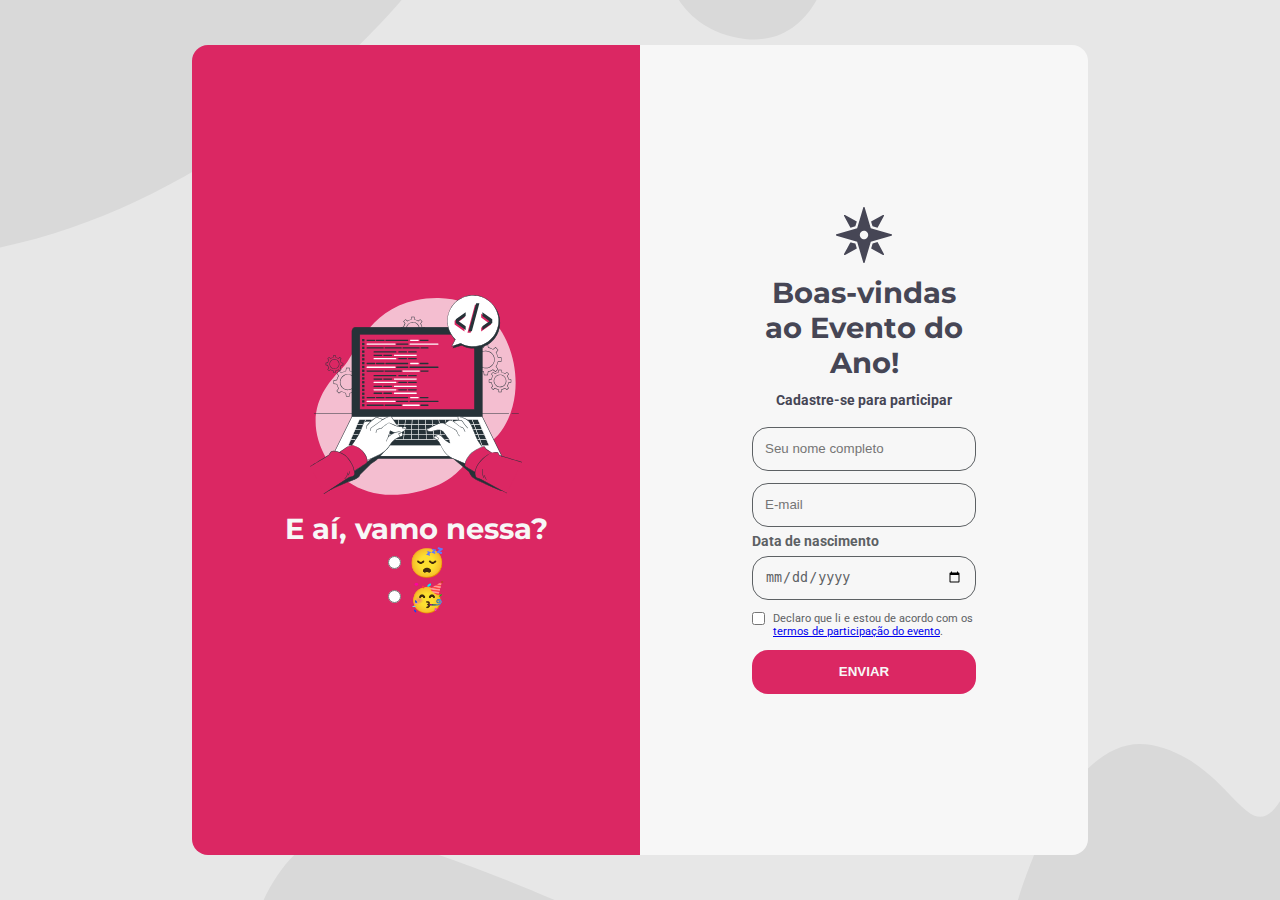
<file: index.html>
<!DOCTYPE html>
<html lang="pt-BR">

<head>
  <meta charset="UTF-8">
  <meta http-equiv="X-UA-Compatible" content="IE=edge">
  <meta name="description" content="Se inscreva para o Evento do Ano no mundo da programação e não fique de fora!">
  <meta name="viewport" content="width=device-width, initial-scale=1.0">
  <title>Formulário de Inscrição | Evento do Ano</title>
  <link rel="stylesheet" href="styles.css">
  <link rel="preconnect" href="https://fonts.googleapis.com">
  <link rel="preconnect" href="https://fonts.gstatic.com" crossorigin>
  <link href="https://fonts.googleapis.com/css2?family=Montserrat:wght@700&family=Roboto:wght@400;700&display=swap"
    rel="stylesheet">
</head>

<body>
  <main>
    <div class="left-side">
      <img id="illustration" src="assets/illustration.svg" alt="Hand illustration">

      <h2>E aí, vamo nessa?</h2>

      <label for="not-excited">
        <input type="radio" name="excitement" id="not-excited" value="not-excited">
        😴
      </label>
      <label for="not-excited">
        <input type="radio" name="excitement" id="excited" value="excited">
        🥳
      </label>
    </div>
    <div class="right-side">
      <form action="submitted.html" method="get">
        <img src="assets/logo.svg" alt="Logo" id="logo">
        <h2>Boas-vindas ao Evento do Ano!</h2>
        <h3>Cadastre-se para participar</h3>
        <input type="text" name="name" id="name" placeholder="Seu nome completo" required>
        <input type="email" name="email" id="email" placeholder="E-mail" required>
        <p>Data de nascimento</p>
        <input type="date" name="birthdate" id="birthdate" required>
        <label for="agreement" id="agreement-text">
          <input type="checkbox" name="agreement" id="agreement" required>
          <span>Declaro que li e estou de acordo com os <a href="https://www.instagram.com/niltoneapontes/"
              target="_blank">termos de
              participação
              do
              evento</a>.</span>
        </label>
        <button type="submit">Enviar</button>
      </form>
    </div>
  </main>
</body>

</html>
</file>
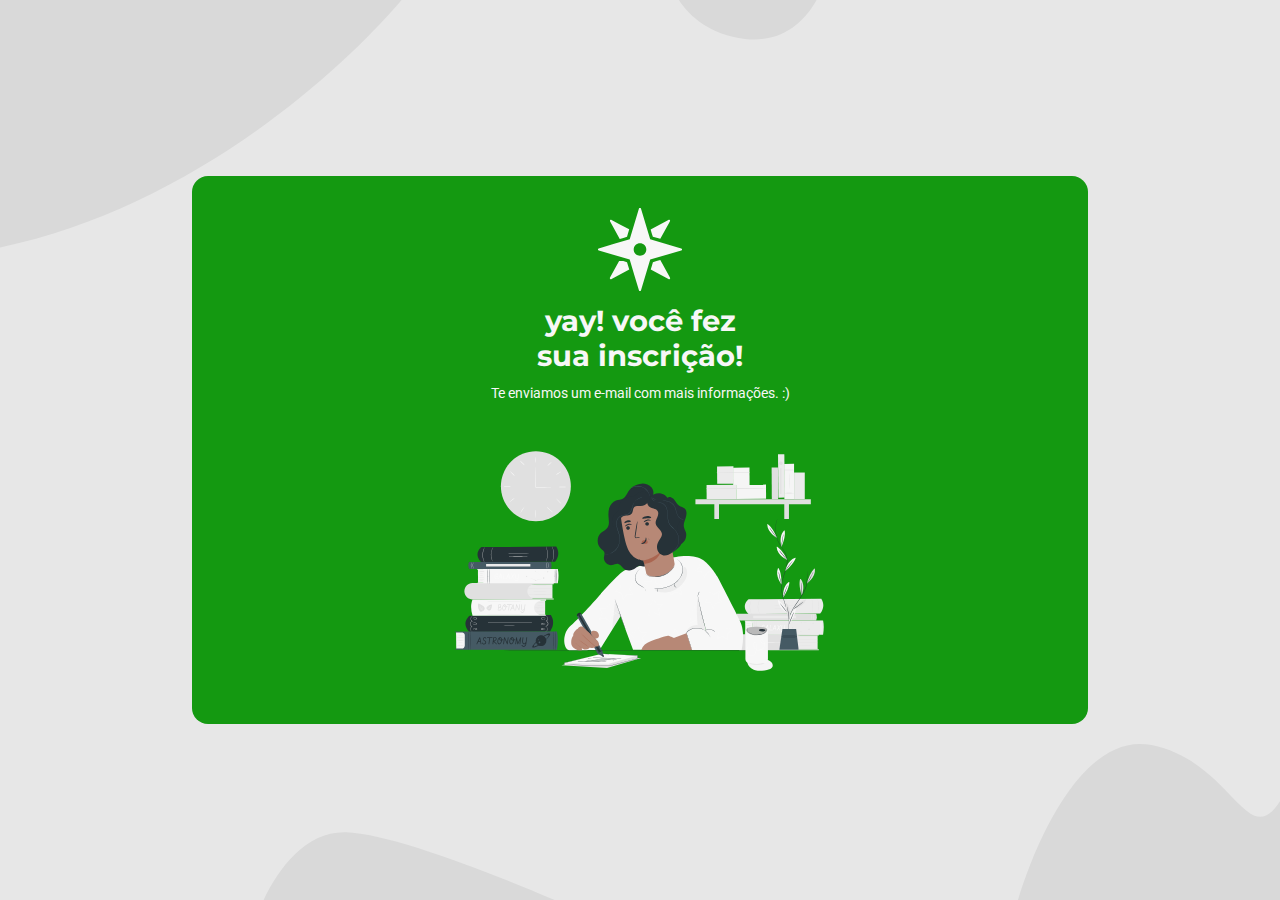
<file: submitted.html>
<!DOCTYPE html>
<html lang="pt-BR">

<head>
  <meta charset="UTF-8">
  <meta http-equiv="X-UA-Compatible" content="IE=edge">
  <meta name="description" content="Se inscreva para o Evento do Ano no mundo da programação e não fique de fora!">
  <meta name="viewport" content="width=device-width, initial-scale=1.0">
  <title>Inscrição Realizada! | Evento do Ano</title>
  <link rel="stylesheet" href="styles2.css">
  <link rel="preconnect" href="https://fonts.googleapis.com">
  <link rel="preconnect" href="https://fonts.gstatic.com" crossorigin>
  <link href="https://fonts.googleapis.com/css2?family=Montserrat:wght@700&family=Roboto:wght@400;700&display=swap"
    rel="stylesheet">
</head>

<body>
  <main>
    <div class="card">
      <img src="assets/logo_white.svg" alt="Logo" id="logo">
      <h2>
        yay! você fez sua inscrição!
      </h2>
      <p>Te enviamos um e-mail com mais informações. :)</p>
      <img src="assets/confirmation.svg" alt="Person studying" id="illustration">
    </div>
  </main>
</body>

</html>
</file>
<file: styles.css>
* {
  margin: 0;
  padding: 0;
  outline: none;
  box-sizing: border-box;
}

body {
  background-image: url('assets/background.svg');
  background-size: cover;
  background-color: #E7E7E7;
  font-family: 'Roboto', sans-serif;
  color: #5D6164;
}

main {
  display: flex;
  align-items: center;
  justify-content: center;
  height: 100vh;
  width: 100%;
}

.left-side {
  width: 35%;
  background-color: #DB2763;
  height: 90vh;
  padding: 32px 0;
  border-top-left-radius: 16px;
  border-bottom-left-radius: 16px;
  display: flex;
  flex-direction: column;
  align-items: center;
  justify-content: center;
}

#illustration {
  width: 50%;
}

.right-side {
  width: 35%;
  background-color: #F7F7F7;
  height: 90vh;
  padding: 32px 0;
  border-top-right-radius: 16px;
  border-bottom-right-radius: 16px;
  display: flex;
  flex-direction: column;
  align-items: center;
  justify-content: center;
}

label {
  font-size: 1.8em;
  display: flex;
  flex-direction: row;
  align-items: center;
}

#logo {
  width: 25%;
  margin-bottom: 12px;
}

form {
  display: flex;
  flex-direction: column;
  align-items: center;
  justify-content: center;
  width: 50%;
}

h2 {
  font-size: 1.8em;
  text-align: center;
  font-family: 'Montserrat', sans-serif;
  color: #F7F7F7;
}

h3 {
  font-size: 0.9em;
  font-weight: bold;
  text-align: center;
  width: 100%;
  margin: 12px 0;
  color: #464655;
}

form h2 {
  text-align: center;
  color: #464655;
}


form p {
  font-size: 0.9em;
  font-weight: bold;
  text-align: left;
  width: 100%;
}

#name,
#email,
#birthdate {
  padding: 0 12px;
  border: 1px solid #5D6164;
  border-radius: 16px;
  color: #5D6164;
  width: 100%;
  height: 44px;
  background-color: transparent;
  margin: 6px 0;
}

input[type=radio] {
  margin-right: 8px;
}

#agreement-text {
  font-size: 0.7em;
  width: 100%;
  display: flex;
  flex-direction: row;
  align-items: flex-start;
  margin-top: 6px;
}

#agreement-text span {
  margin-left: 8px;
}

button {
  background-color: #DB2763;
  padding: 0 12px;
  text-transform: uppercase;
  border: none;
  border-radius: 16px;
  color: #F7F7F7;
  width: 100%;
  height: 44px;
  font-weight: bold;
  margin-top: 12px;
  cursor: pointer;
}

button:hover {
  background-color: #B21E50;
  transition: all 0.2s ease-in-out;
}

@media screen and (max-width: 992px) {
  .left-side h2 {
    width: 75%;
  }

  .left-side,
  .right-side {
    width: 45%;
  }

  form {
    width: 75%;
  }
}

@media screen and (max-width: 768px) {
  .left-side {
    display: none;
  }

  .right-side {
    width: 70%;
    border-radius: 16px;
    height: auto;
  }

  form {
    height: 100%;
  }
}
</file>
<file: styles2.css>
* {
  margin: 0;
  padding: 0;
  outline: none;
  box-sizing: border-box;
}

body {
  background-image: url('assets/background.svg');
  background-size: cover;
  background-color: #E7E7E7;
  font-family: 'Roboto', sans-serif;
  color: #5D6164;
}

main {
  display: flex;
  align-items: center;
  justify-content: center;
  height: 100vh;
  width: 100%;
}

.card {
  width: 70%;
  background-color: #149911;
  padding: 32px;
  margin: 32px 0;
  border-radius: 16px;
  display: flex;
  flex-direction: column;
  align-items: center;
  justify-content: center;
}

#logo {
  width: 10%;
  margin-bottom: 12px;
}

h2 {
  font-size: 1.8em;
  text-align: center;
  font-family: 'Montserrat', sans-serif;
  color: #F7F7F7;
  width: 30%;
}

p {
  font-size: 0.9em;
  text-align: center;
  width: 100%;
  margin: 12px 0;
  color: #F7F7F7;
}

#illustration {
  width: 50%;
}

@media screen and (max-width: 992px) {
  h2 {
    width: 80%;
  }

  #illustration {
    width: 70%;
  }
}

@media screen and (max-width: 768px) {
  #logo {
    width: 20%;
  }
}
</file>
